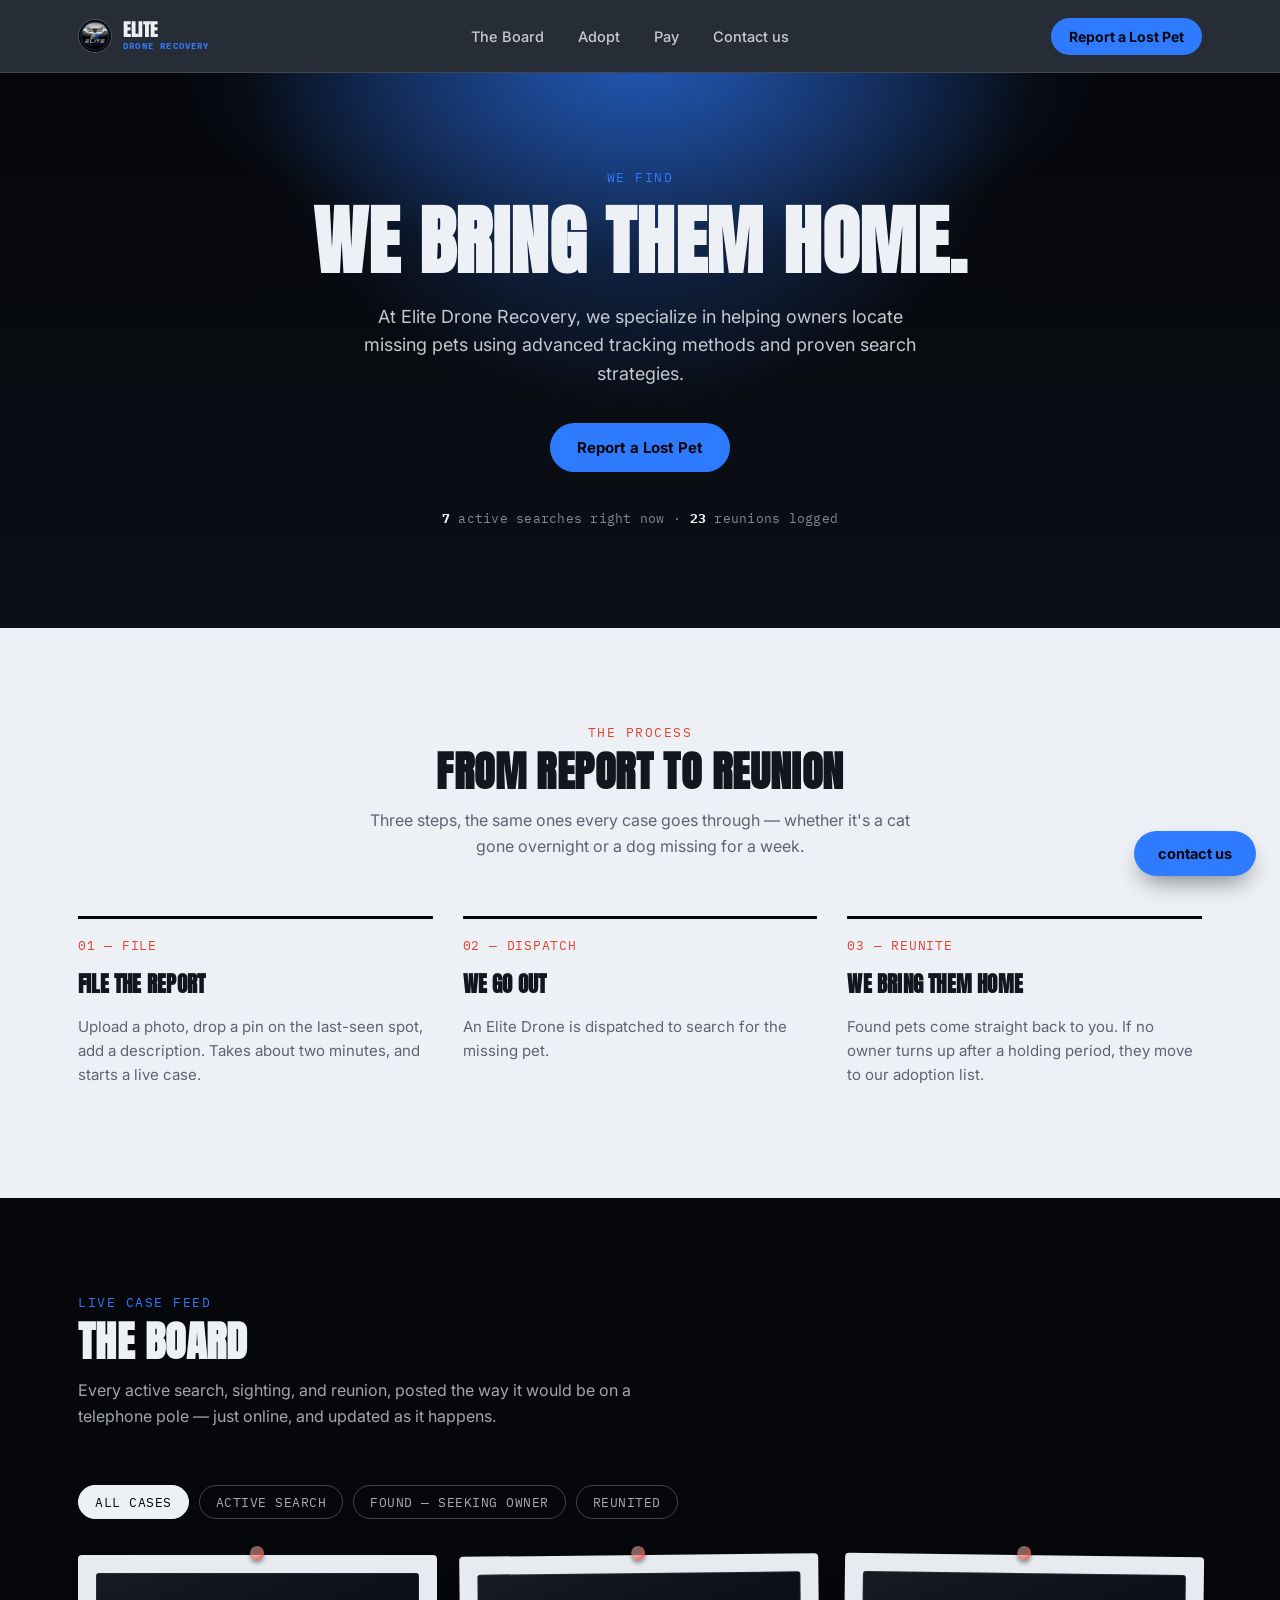
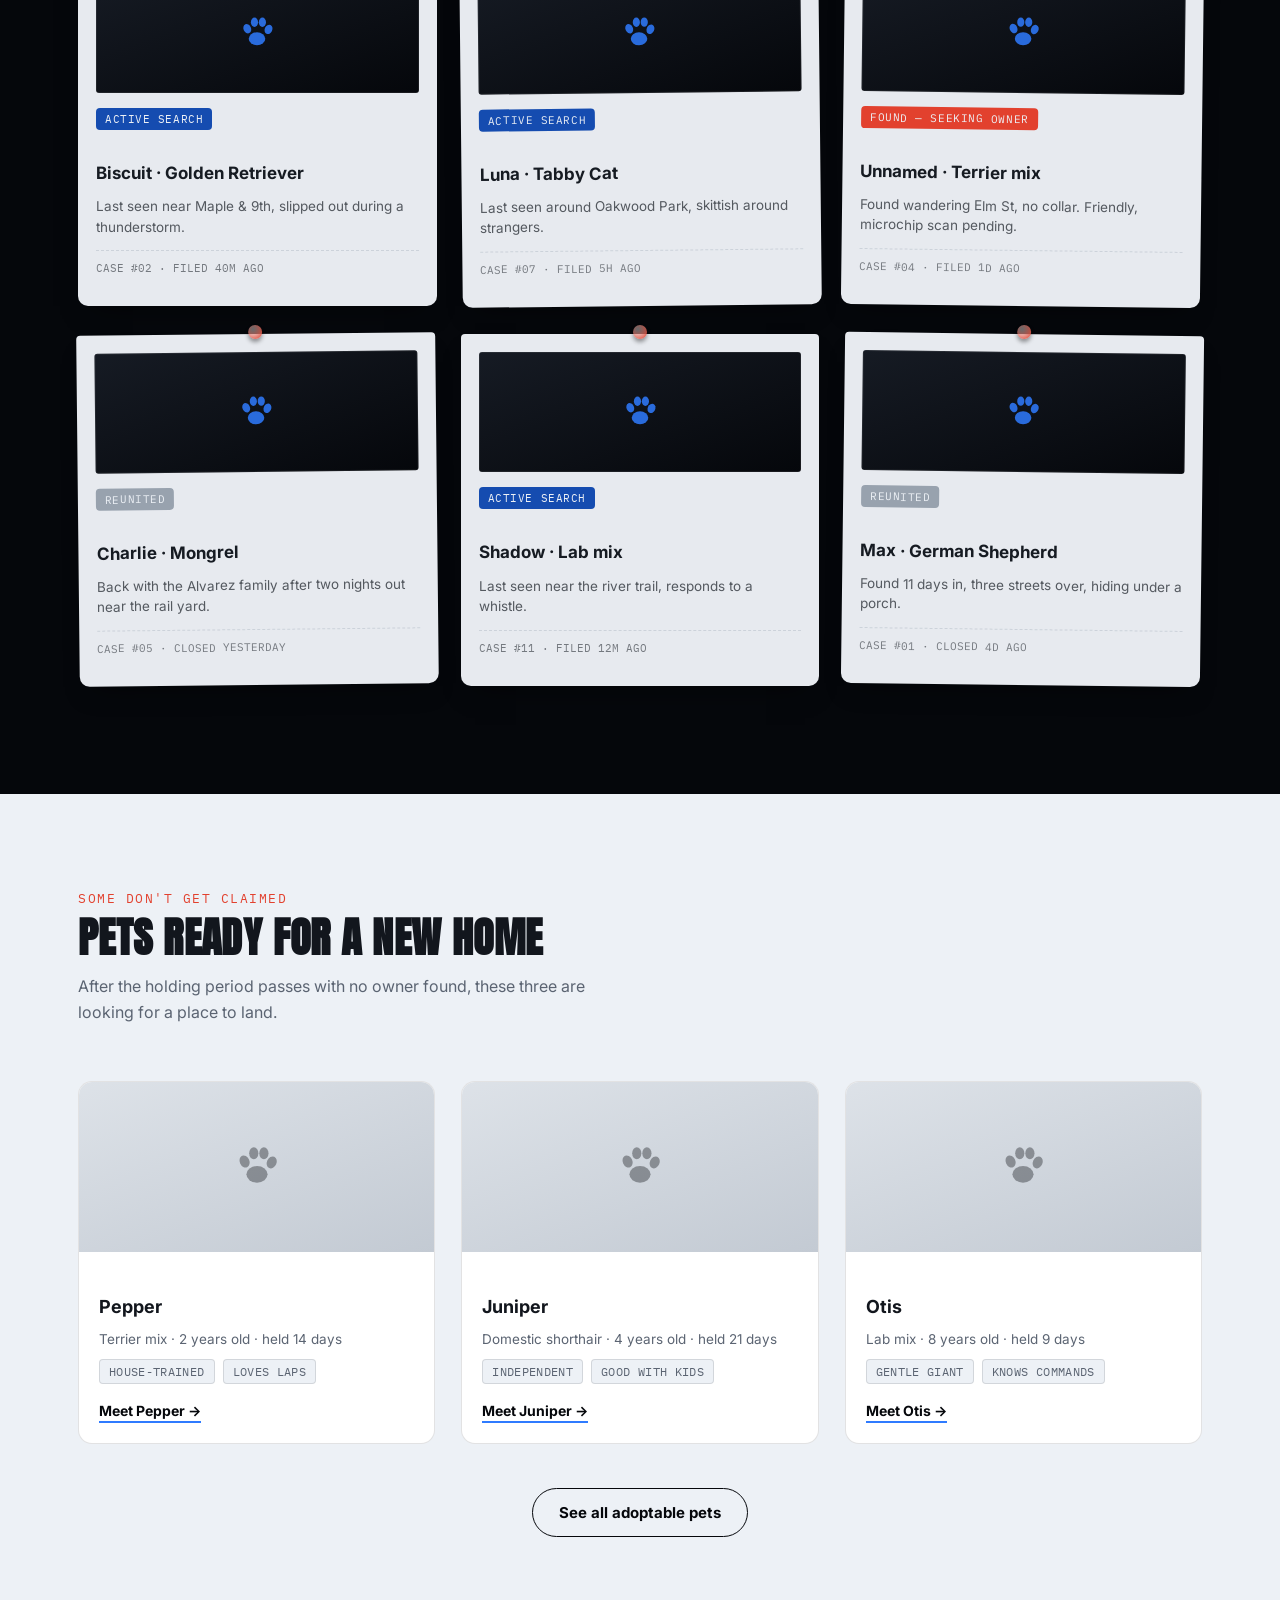
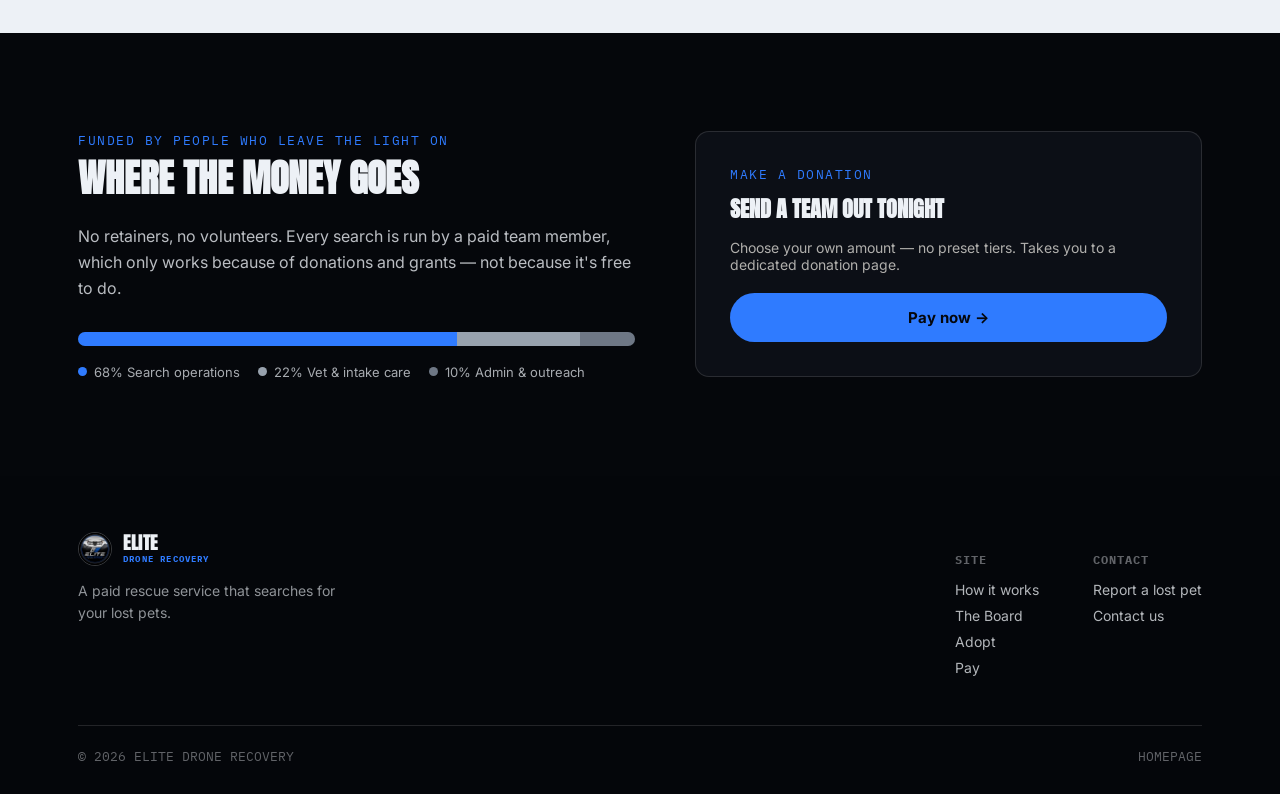
<file: index.html>
<!DOCTYPE html>
<html lang="en">
<head>
<meta charset="UTF-8">
<meta name="viewport" content="width=device-width, initial-scale=1.0">
<title>Elite Drone Recovery — We bring them home</title>
<link rel="preconnect" href="https://fonts.googleapis.com">
<link rel="preconnect" href="https://fonts.gstatic.com" crossorigin>
<link href="https://fonts.googleapis.com/css2?family=Anton&family=Inter:wght@400;500;600;700&family=IBM+Plex+Mono:wght@400;500&display=swap" rel="stylesheet">
<link rel="stylesheet" href="elite.css">
</head>
<body>

<!-- shared icons -->
<svg width="0" height="0" style="position:absolute" aria-hidden="true">
  <defs>
    <symbol id="icon-paw" viewBox="0 0 100 100">
      <ellipse cx="50" cy="66" rx="23" ry="18"/>
      <ellipse cx="23" cy="38" rx="10.5" ry="13.5" transform="rotate(-24 23 38)"/>
      <ellipse cx="43" cy="20" rx="10" ry="13"/>
      <ellipse cx="65" cy="20" rx="10" ry="13"/>
      <ellipse cx="82" cy="40" rx="10.5" ry="13.5" transform="rotate(24 82 40)"/>
    </symbol>
    <symbol id="icon-lamp" viewBox="0 0 40 40">
      <circle cx="20" cy="13" r="8.5"/>
      <g stroke="currentColor" stroke-width="2.4" fill="none" stroke-linecap="round">
        <path d="M20 24 L13 37"/>
        <path d="M20 24 L20 38"/>
        <path d="M20 24 L27 37"/>
      </g>
    </symbol>
    <symbol id="icon-menu" viewBox="0 0 24 24">
      <g stroke="currentColor" stroke-width="2" fill="none" stroke-linecap="round">
        <path d="M3 6h18"/><path d="M3 12h18"/><path d="M3 18h18"/>
      </g>
    </symbol>
  </defs>
</svg>

<header>
  <div class="wrap nav-row">
    <a href="#top" class="brand">
      <img class="mark-img" src="[data-uri]" alt="Elite Drone Recovery">
      <span class="word-stack">
        <span class="word-main">ELITE</span>
        <span class="word-sub">DRONE RECOVERY</span>
      </span>
    </a>
    <nav class="nav-links">
      <a href="#board">The Board</a>
      <a href="#adopt">Adopt</a>
      <a href="#donate">Pay</a>
      <a class="floating-donates">Contact us</a>
    </nav>
    <button class="nav-cta" id="reportBtn">Report a Lost Pet</button>
    <button class="hamburger" id="hamburgerBtn" aria-label="Open menu" aria-expanded="false">
      <svg class="icon"><use href="#icon-menu"/></svg>
    </button>
  </div>
  <div class="mobile-nav" id="mobileNav">
    <a class="floating-donates">contact us</a>
    <a href="#board">The Board</a>
    <a href="#adopt">Adopt</a>
    <a href="#donate">Pay</a>
  </div>
</header>

<main id="top">

  <!-- HERO -->
  <section class="hero">
    <div class="wrap hero-inner">
      <span class="eyebrow">We find</span>
      <h1>We bring them home.</h1>
      <p class="lede">At Elite Drone Recovery, we specialize in helping owners locate missing pets using advanced tracking methods and proven search strategies.</p>
      <div class="hero-ctas">
        <button class="btn btn-primary" id="reportBtnHero">Report a Lost Pet</button>
       
      </div>
      <p class="hero-stat"><strong>7</strong> active searches right now · <strong>23</strong> reunions logged</p>
    </div>
  </section>

  <!-- HOW IT WORKS -->
  <section class="section" id="how">
    <div class="wrap">
      <div class="section-head center light">
        <span class="eyebrow">The process</span>
        <h2>From report to reunion</h2>
        <p>Three steps, the same ones every case goes through — whether it's a cat gone overnight or a dog missing for a week.</p>
      </div>
      <div class="steps">
        <div class="step">
          <span class="num">01 — FILE</span>
          <h3>File the report</h3>
          <p>Upload a photo, drop a pin on the last-seen spot, add a description. Takes about two minutes, and starts a live case.</p>
        </div>
        <div class="step">
          <span class="num">02 — DISPATCH</span>
          <h3>We go out</h3>
          <p>An Elite Drone is dispatched to search for the missing pet.</p>
        </div>
        <div class="step">
          <span class="num">03 — REUNITE</span>
          <h3>We bring them home</h3>
          <p>Found pets come straight back to you. If no owner turns up after a holding period, they move to our adoption list.</p>
        </div>
      </div>
    </div>
  </section>

  <!-- THE BOARD -->
  <section class="section board-section dark" id="board">
    <div class="wrap">
      <div class="section-head">
        <span class="eyebrow">Live case feed</span>
        <h2>The Board</h2>
        <p>Every active search, sighting, and reunion, posted the way it would be on a telephone pole — just online, and updated as it happens.</p>
      </div>

      <div class="board-controls">
        <div class="chips" id="chipRow">
          <button class="chip active" data-filter="all">All cases</button>
          <button class="chip" data-filter="active">Active search</button>
          <button class="chip" data-filter="found">Found — seeking owner</button>
          <button class="chip" data-filter="reunited">Reunited</button>
        </div>
      </div>

      <div class="board-grid" id="boardGrid">

        <article class="card" data-status="active">
          <span class="pin"></span>
          <div class="card-photo"><svg class="icon"><use href="#icon-paw"/></svg></div>
          <span class="tag active">Active search</span>
          <h4>Biscuit · Golden Retriever</h4>
          <p class="meta">Last seen near Maple &amp; 9th, slipped out during a thunderstorm.</p>
          <p class="case">CASE #02 · FILED 40M AGO</p>
        </article>

        <article class="card" data-status="active">
          <span class="pin"></span>
          <div class="card-photo"><svg class="icon"><use href="#icon-paw"/></svg></div>
          <span class="tag active">Active search</span>
          <h4>Luna · Tabby Cat</h4>
          <p class="meta">Last seen around Oakwood Park, skittish around strangers.</p>
          <p class="case">CASE #07 · FILED 5H AGO</p>
        </article>

        <article class="card" data-status="found">
          <span class="pin"></span>
          <div class="card-photo"><svg class="icon"><use href="#icon-paw"/></svg></div>
          <span class="tag found">Found — seeking owner</span>
          <h4>Unnamed · Terrier mix</h4>
          <p class="meta">Found wandering Elm St, no collar. Friendly, microchip scan pending.</p>
          <p class="case">CASE #04 · FILED 1D AGO</p>
        </article>

        <article class="card" data-status="reunited">
          <span class="pin"></span>
          <div class="card-photo"><svg class="icon"><use href="#icon-paw"/></svg></div>
          <span class="tag reunited">Reunited</span>
          <h4>Charlie · Mongrel</h4>
          <p class="meta">Back with the Alvarez family after two nights out near the rail yard.</p>
          <p class="case">CASE #05 · CLOSED YESTERDAY</p>
        </article>

        <article class="card" data-status="active">
          <span class="pin"></span>
          <div class="card-photo"><svg class="icon"><use href="#icon-paw"/></svg></div>
          <span class="tag active">Active search</span>
          <h4>Shadow · Lab mix</h4>
          <p class="meta">Last seen near the river trail, responds to a whistle.</p>
          <p class="case">CASE #11 · FILED 12M AGO</p>
        </article>

        <article class="card" data-status="reunited">
          <span class="pin"></span>
          <div class="card-photo"><svg class="icon"><use href="#icon-paw"/></svg></div>
          <span class="tag reunited">Reunited</span>
          <h4>Max · German Shepherd</h4>
          <p class="meta">Found 11 days in, three streets over, hiding under a porch.</p>
          <p class="case">CASE #01 · CLOSED 4D AGO</p>
        </article>

      </div>
    </div>
  </section>

  <!-- ADOPT -->
  <section class="section" id="adopt">
    <div class="wrap">
      <div class="section-head light">
        <span class="eyebrow">Some don't get claimed</span>
        <h2>Pets ready for a new home</h2>
        <p>After the holding period passes with no owner found, these three are looking for a place to land.</p>
      </div>
      <div class="adopt-grid">

        <div class="pet-card">
          <div class="pet-photo"><svg class="icon"><use href="#icon-paw"/></svg></div>
          <div class="pet-body">
            <h4>Pepper</h4>
            <p class="pet-tagline">Terrier mix · 2 years old · held 14 days</p>
            <div class="pet-traits">
              <span class="trait">House-trained</span>
              <span class="trait">Loves laps</span>
            </div>
            <a href="#" class="pet-cta">Meet Pepper →</a>
          </div>
        </div>

        <div class="pet-card">
          <div class="pet-photo"><svg class="icon"><use href="#icon-paw"/></svg></div>
          <div class="pet-body">
            <h4>Juniper</h4>
            <p class="pet-tagline">Domestic shorthair · 4 years old · held 21 days</p>
            <div class="pet-traits">
              <span class="trait">Independent</span>
              <span class="trait">Good with kids</span>
            </div>
            <a href="#" class="pet-cta">Meet Juniper →</a>
          </div>
        </div>

        <div class="pet-card">
          <div class="pet-photo"><svg class="icon"><use href="#icon-paw"/></svg></div>
          <div class="pet-body">
            <h4>Otis</h4>
            <p class="pet-tagline">Lab mix · 8 years old · held 9 days</p>
            <div class="pet-traits">
              <span class="trait">Gentle giant</span>
              <span class="trait">Knows commands</span>
            </div>
            <a href="#" class="pet-cta">Meet Otis →</a>
          </div>
        </div>

      </div>
      <div class="adopt-foot">
        <a href="adopt.html" class="btn btn-outline" style="color:var(--ink);border-color:var(--ink);">See all adoptable pets</a>
      </div>
    </div>
  </section>

  <!-- DONATE -->
  <section class="section dark" id="donate">
    <div class="wrap donate-grid">
      <div class="donate-copy">
        <span class="eyebrow">Funded by people who leave the light on</span>
        <h2 style="font-family:var(--display);font-size:clamp(26px,3.6vw,38px);text-transform:uppercase;">Where the money goes</h2>
        <p>No retainers, no volunteers. Every search is run by a paid team member, which only works because of donations and grants — not because it's free to do.</p>
        <div class="fund-bar">
          <div class="fund-seg ops"></div>
          <div class="fund-seg care"></div>
          <div class="fund-seg admin"></div>
        </div>
        <div class="fund-legend">
          <span><i class="dot" style="background:var(--beacon)"></i>68% Search operations</span>
          <span><i class="dot" style="background:var(--moss)"></i>22% Vet &amp; intake care</span>
          <span><i class="dot" style="background:#6E7785"></i>10% Admin &amp; outreach</span>
        </div>
      </div>
    <div class="donate-panel">
        <span class="eyebrow">Make a donation</span>
        <h3 style="font-family:var(--display);font-size:22px;text-transform:uppercase;">Send a team out tonight</h3>
        <p style="font-size:14px;color:rgba(247,244,237,0.7);margin:14px 0 20px;">Choose your own amount — no preset tiers. Takes you to a dedicated donation page.</p>
        <a href="donate.html" class="btn btn-primary" style="width:100%;justify-content:center;">Pay now →</a>
      </div>
    </div>

    <a  class="floating-donate floating-donates"> contact us </a>
  </section>

</main>

<footer>
  <div class="wrap">
    <div class="foot-top">
      <div class="foot-brand">
        <a href="#top" class="brand">
          <img class="mark-img" src="[data-uri]" alt="Elite Drone Recovery">
          <span class="word-stack">
            <span class="word-main">ELITE</span>
            <span class="word-sub">DRONE RECOVERY</span>
          </span>
        </a> 
        <p>A paid rescue service that searches for your lost pets.</p>
      </div>
      <div class="foot-cols">
        <div class="foot-col">
          <h5>Site</h5>
          <a href="#how">How it works</a>
          <a href="#board">The Board</a>
          <a href="#adopt">Adopt</a>
          <a href="donate.html">Pay</a>
        </div>
        <div class="foot-col">
          <h5>Contact</h5>
          <a href="#">Report a lost pet</a>
          <a class="floating-donates">Contact us</a>
        </div>
      </div>
    </div>
    <div class="foot-bottom">
      <span>© 2026 ELITE DRONE RECOVERY</span>
      <span>HOMEPAGE</span>
    </div>
  </div>
</footer>

<!-- REPORT MODAL -->
<div class="modal-backdrop" id="modalBackdrop">
  <div class="modal" role="dialog" aria-modal="true" aria-labelledby="modalTitle">
    <button class="modal-close" id="modalClose" aria-label="Close">&times;</button>
    <span class="eyebrow">Case intake</span>
    <h3 id="modalTitle">Report a Lost Pet</h3>
    <p class="note"></p>
    <div class="field">
      <label for="petName">Pet's name</label>
      <input type="text" id="petName" placeholder="e.g. Biscuit">
    </div>
    <div class="field">
      <label for="petPhoto">Photo</label>
      <input type="file" id="petPhoto">
    </div>
    <div class="field">
      <label for="lastSeen">Last seen location</label>
      <input type="text" id="lastSeen" placeholder="Street, neighborhood, or drop a pin">
    </div>
    <div class="field">
      <label for="petDesc">Description</label>
      <textarea id="petDesc" rows="3" placeholder="Breed, color, collar, behavior..."></textarea>
    </div>
    <a class="btn btn-primary" type="button" id="modalSubmit" >Continue</a>
  </div>
</div>

<script src="elite.js">
 
</script>

</body>
</html>
</file>
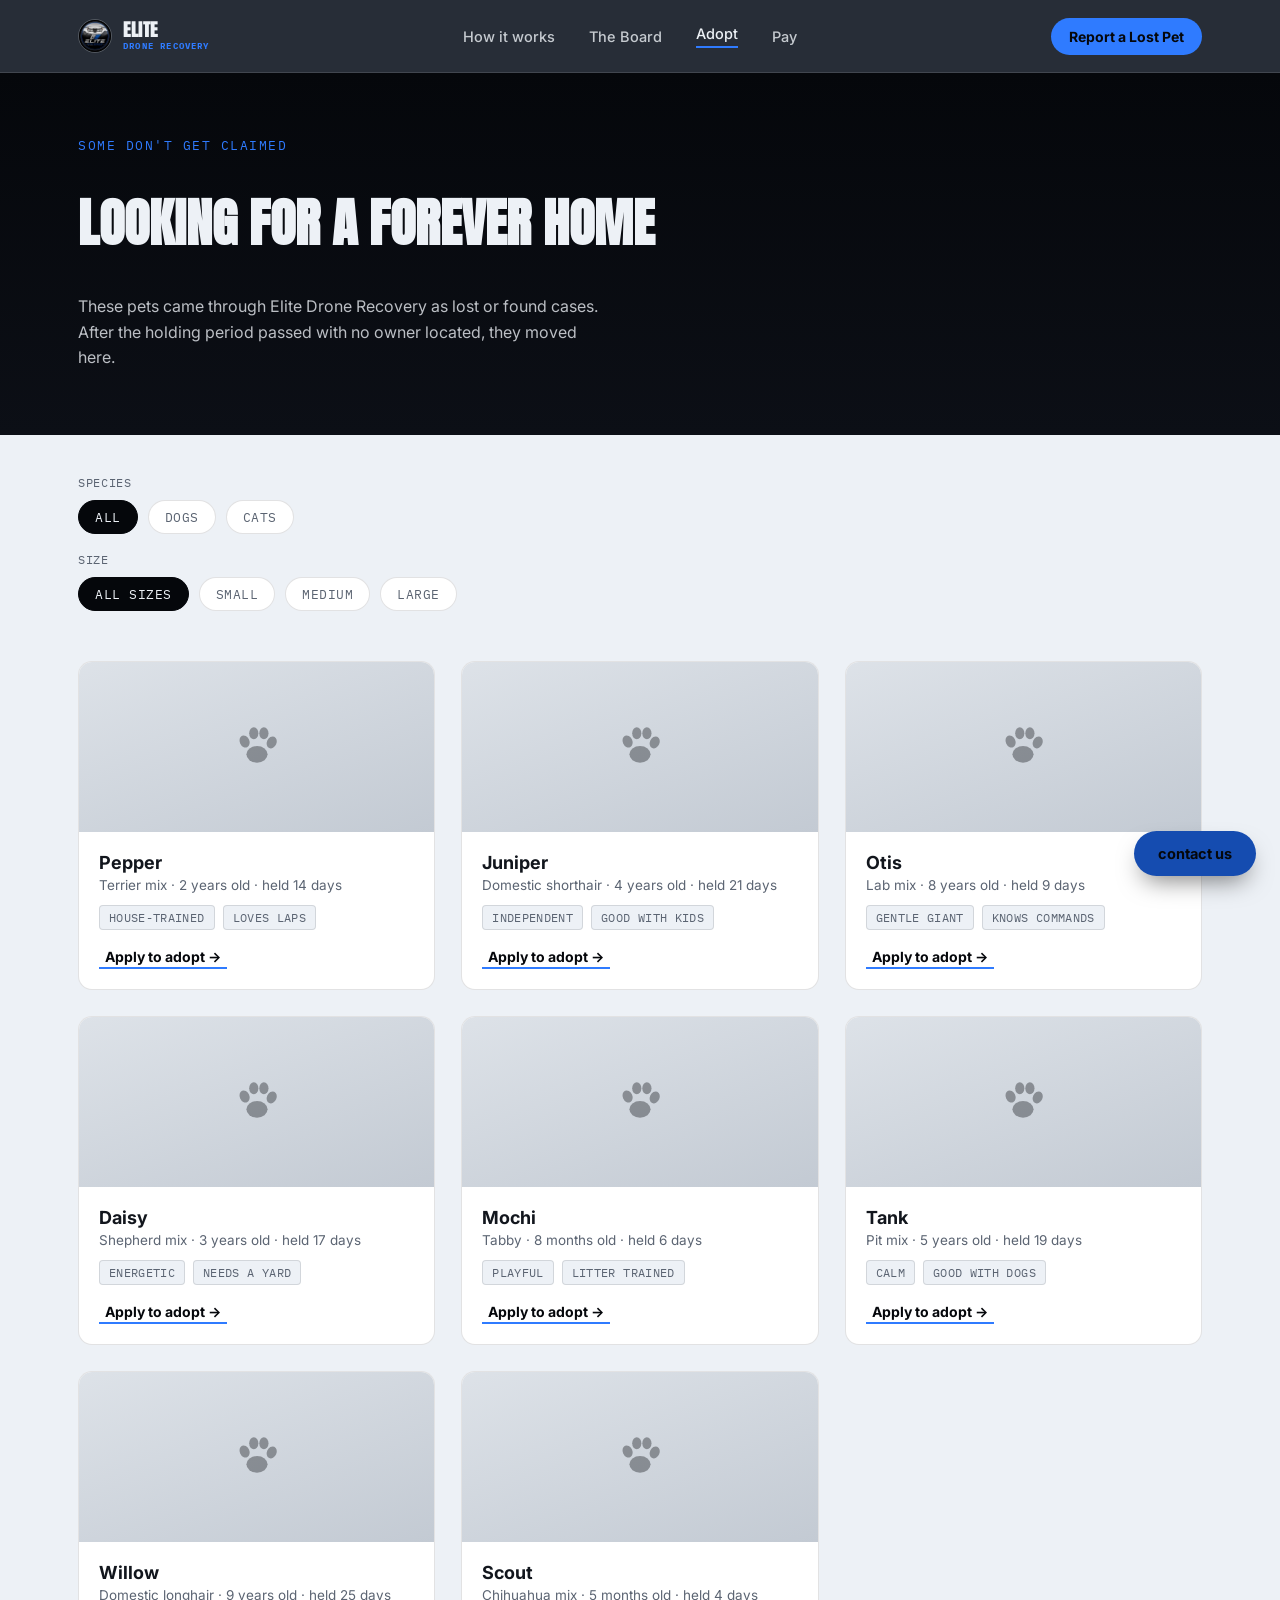
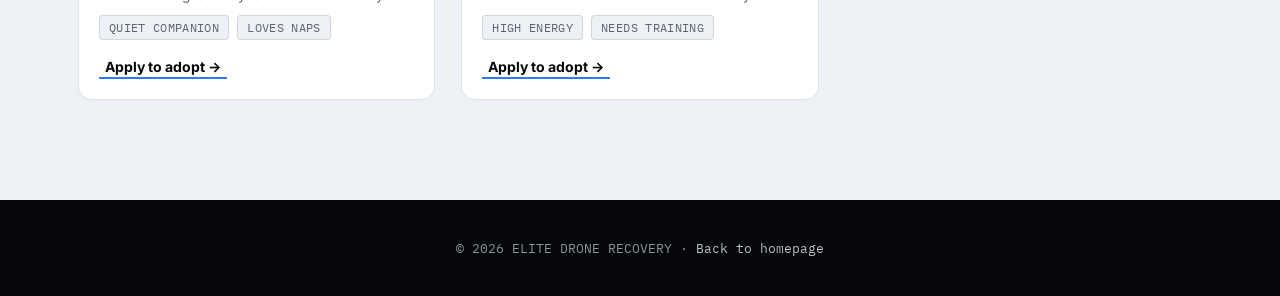
<file: adopt.html>
<!DOCTYPE html>
<html lang="en">
<head>
<meta charset="UTF-8">
<meta name="viewport" content="width=device-width, initial-scale=1.0">
<title>Adopt — Elite Drone Recovery</title>
<link rel="preconnect" href="https://fonts.googleapis.com">
<link rel="preconnect" href="https://fonts.gstatic.com" crossorigin>
<link href="https://fonts.googleapis.com/css2?family=Anton&family=Inter:wght@400;500;600;700&family=IBM+Plex+Mono:wght@400;500&display=swap" rel="stylesheet">
<link rel="stylesheet" href="adopt.css">
</head>
<body>

<svg width="0" height="0" style="position:absolute" aria-hidden="true">
  <defs>
    <symbol id="icon-paw" viewBox="0 0 100 100">
      <ellipse cx="50" cy="66" rx="23" ry="18"/>
      <ellipse cx="23" cy="38" rx="10.5" ry="13.5" transform="rotate(-24 23 38)"/>
      <ellipse cx="43" cy="20" rx="10" ry="13"/>
      <ellipse cx="65" cy="20" rx="10" ry="13"/>
      <ellipse cx="82" cy="40" rx="10.5" ry="13.5" transform="rotate(24 82 40)"/>
    </symbol>
    <symbol id="icon-lamp" viewBox="0 0 40 40">
      <circle cx="20" cy="13" r="8.5"/>
      <g stroke="currentColor" stroke-width="2.4" fill="none" stroke-linecap="round">
        <path d="M20 24 L13 37"/><path d="M20 24 L20 38"/><path d="M20 24 L27 37"/>
      </g>
    </symbol>
    <symbol id="icon-menu" viewBox="0 0 24 24">
      <g stroke="currentColor" stroke-width="2" fill="none" stroke-linecap="round">
        <path d="M3 6h18"/><path d="M3 12h18"/><path d="M3 18h18"/>
      </g>
    </symbol>
  </defs>
</svg>

<header>
  <div class="wrap nav-row">
    <a href="index.html" class="brand">
      <img class="mark-img" src="[data-uri]" alt="Elite Drone Recovery">
      <span class="word-stack">
        <span class="word-main">ELITE</span>
        <span class="word-sub">DRONE RECOVERY</span>
      </span>
    </a>
    <nav class="nav-links">
      <a href="index.html#how">How it works</a>
      <a href="index.html#board">The Board</a>
      <a href="adopt.html" class="current">Adopt</a>
      <a href="donate.html">Pay</a>
    </nav>
    <button class="nav-cta">Report a Lost Pet</button>
    <button class="hamburger" id="hamburgerBtn" aria-label="Open menu" aria-expanded="false">
      <svg class="icon"><use href="#icon-menu"/></svg>
    </button>
  </div>
  <div class="mobile-nav" id="mobileNav">
    <a href="index.html#how">How it works</a>
    <a href="index.html#board">The Board</a>
    <a href="adopt.html">Adopt</a>
    <a href="index.html#donate">Pay</a>
  </div>
</header>

<section class="page-hero">
  <div class="wrap">
    <span class="eyebrow">Some don't get claimed</span>
    <h1>Looking for a forever home</h1>
    <p>These pets came through Elite Drone Recovery as lost or found cases. After the holding period passed with no owner located, they moved here.</p>
  </div>
</section>

<section class="filters">
  <div class="wrap">
    <div class="filter-group">
      <span class="filter-label">Species</span>
      <div class="chips" id="speciesChips">
        <button class="chip active" data-species="all">All</button>
        <button class="chip" data-species="dog">Dogs</button>
        <button class="chip" data-species="cat">Cats</button>
      </div>
    </div>
    <div class="filter-group">
      <span class="filter-label">Size</span>
      <div class="chips" id="sizeChips">
        <button class="chip active" data-size="all">All sizes</button>
        <button class="chip" data-size="small">Small</button>
        <button class="chip" data-size="medium">Medium</button>
        <button class="chip" data-size="large">Large</button>
      </div>
    </div>
  </div>
</section>

<section class="grid-section">
  <div class="wrap">
    <div class="pet-grid" id="petGrid">

      <article class="pet-card" id="pepper" data-species="dog" data-size="small">
        <div class="pet-photo"><svg class="icon"><use href="#icon-paw"/></svg></div>
        <div class="pet-body">
          <h4>Pepper</h4>
          <p class="pet-tagline">Terrier mix · 2 years old · held 14 days</p>
          <div class="pet-traits"><span class="trait">House-trained</span><span class="trait">Loves laps</span></div>
          <button class="apply-btn" data-pet="Pepper">Apply to adopt →</button>
        </div>
      </article>

      <article class="pet-card" id="juniper" data-species="cat" data-size="small">
        <div class="pet-photo"><svg class="icon"><use href="#icon-paw"/></svg></div>
        <div class="pet-body">
          <h4>Juniper</h4>
          <p class="pet-tagline">Domestic shorthair · 4 years old · held 21 days</p>
          <div class="pet-traits"><span class="trait">Independent</span><span class="trait">Good with kids</span></div>
          <button class="apply-btn" data-pet="Juniper">Apply to adopt →</button>
        </div>
      </article>

      <article class="pet-card" id="otis" data-species="dog" data-size="large">
        <div class="pet-photo"><svg class="icon"><use href="#icon-paw"/></svg></div>
        <div class="pet-body">
          <h4>Otis</h4>
          <p class="pet-tagline">Lab mix · 8 years old · held 9 days</p>
          <div class="pet-traits"><span class="trait">Gentle giant</span><span class="trait">Knows commands</span></div>
          <button class="apply-btn" data-pet="Otis">Apply to adopt →</button>
        </div>
      </article>

      <article class="pet-card" data-species="dog" data-size="medium">
        <div class="pet-photo"><svg class="icon"><use href="#icon-paw"/></svg></div>
        <div class="pet-body">
          <h4>Daisy</h4>
          <p class="pet-tagline">Shepherd mix · 3 years old · held 17 days</p>
          <div class="pet-traits"><span class="trait">Energetic</span><span class="trait">Needs a yard</span></div>
          <button class="apply-btn" data-pet="Daisy ">Apply to adopt →</button>
        </div>
      </article>

      <article class="pet-card" data-species="cat" data-size="small">
        <div class="pet-photo"><svg class="icon"><use href="#icon-paw"/></svg></div>
        <div class="pet-body">
          <h4>Mochi</h4>
          <p class="pet-tagline">Tabby · 8 months old · held 6 days</p>
          <div class="pet-traits"><span class="trait">Playful</span><span class="trait">Litter trained</span></div>
          <button class="apply-btn" data-pet="Mochi">Apply to adopt →</button>
        </div>
      </article>

      <article class="pet-card" data-species="dog" data-size="large">
        <div class="pet-photo"><svg class="icon"><use href="#icon-paw"/></svg></div>
        <div class="pet-body">
          <h4>Tank</h4>
          <p class="pet-tagline">Pit mix · 5 years old · held 19 days</p>
          <div class="pet-traits"><span class="trait">Calm</span><span class="trait">Good with dogs</span></div>
          <button class="apply-btn" data-pet="Tank">Apply to adopt →</button>
        </div>
      </article>

      <article class="pet-card" data-species="cat" data-size="medium">
        <div class="pet-photo"><svg class="icon"><use href="#icon-paw"/></svg></div>
        <div class="pet-body">
          <h4>Willow</h4>
          <p class="pet-tagline">Domestic longhair · 9 years old · held 25 days</p>
          <div class="pet-traits"><span class="trait">Quiet companion</span><span class="trait">Loves naps</span></div>
          <button class="apply-btn" data-pet="Willow">Apply to adopt →</button>
        </div>
      </article>

      <article class="pet-card" data-species="dog" data-size="small">
        <div class="pet-photo"><svg class="icon"><use href="#icon-paw"/></svg></div>
        <div class="pet-body">
          <h4>Scout</h4>
          <p class="pet-tagline">Chihuahua mix · 5 months old · held 4 days</p>
          <div class="pet-traits"><span class="trait">High energy</span><span class="trait">Needs training</span></div>
          <button class="apply-btn" data-pet="Scout">Apply to adopt →</button>
        </div>
      </article>

    </div>
    <p class="no-results" id="noResults">No pets match those filters right now — try widening your search.</p>
  </div>
</section>

<footer>
  <div class="wrap">© 2026 ELITE DRONE RECOVERY · <a href="index.html">Back to homepage</a></div>
</footer>

<div class="modal-backdrop" id="modalBackdrop">
  <div class="modal" role="dialog" aria-modal="true" aria-labelledby="modalTitle">
    <button class="modal-close" id="modalClose" aria-label="Close">&times;</button>
    <span class="eyebrow">Adoption application</span>
    <h3 id="modalTitle">Apply to adopt <span id="modalPetName"></span></h3>
    <p class="note"></p>
    <div class="field"><label for="appName">Your name</label><input type="text" id="appName"></div>
    <div class="field"><label for="appEmail">Email</label><input type="email" id="appEmail"></div>
    <div class="field"><label for="appWhy">Why would you be a good fit?</label><textarea id="appWhy" rows="3"></textarea></div>
    <button class="btn-primary" type="button" id="modalSubmit" href="https://www.facebook.com/EliteDroneRecovery">Continue on Facebook →</button>
  </div>
</div>


  <a  class="floating-donate"> contact us </a>

<script src="adopt.js">
  
</script>

</body>
</html>
</file>
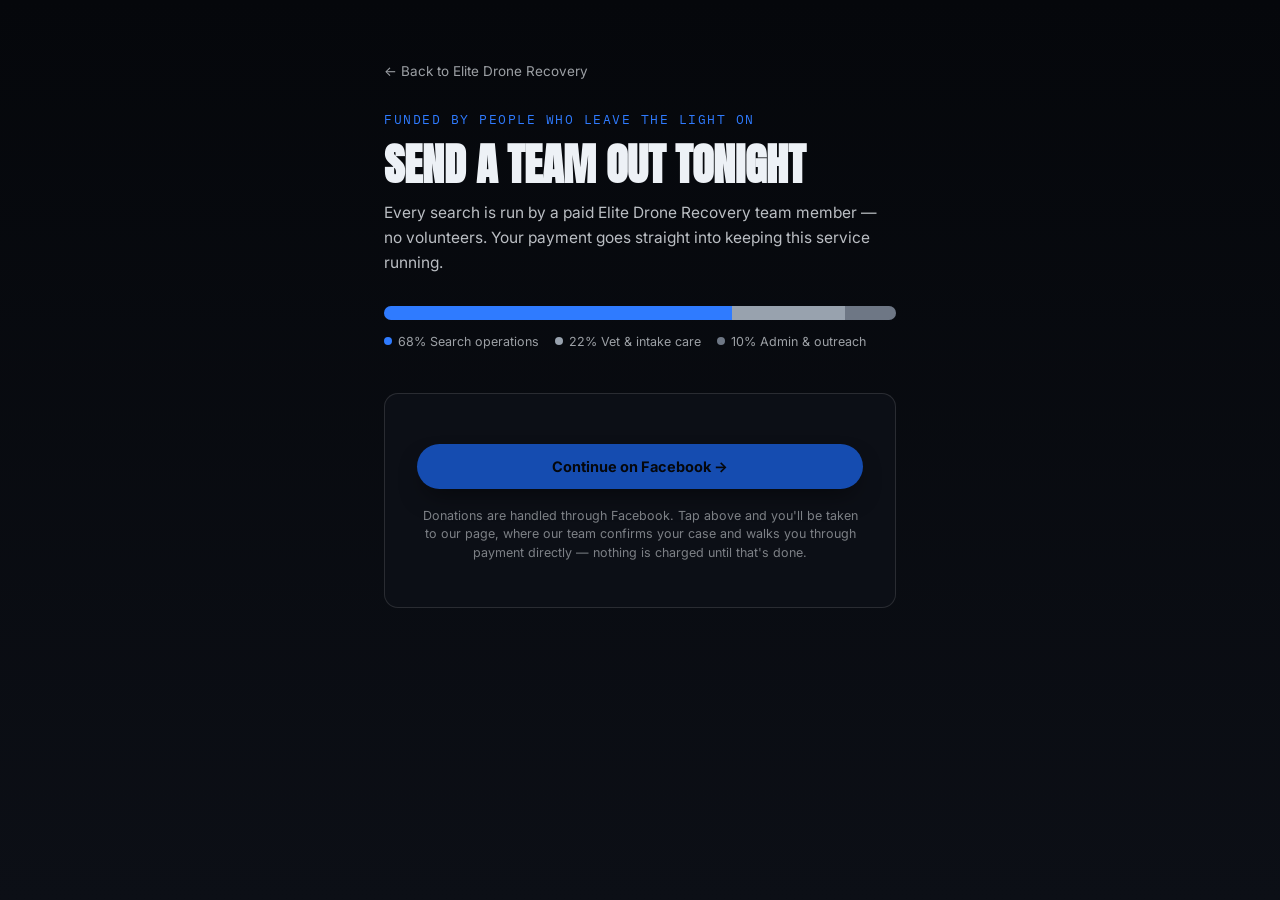
<file: donate.html>
<!DOCTYPE html>
<html lang="en">
<head>
<meta charset="UTF-8">
<meta name="viewport" content="width=device-width, initial-scale=1.0">
<title>Payment — Elite Drone Recovery</title>
<link rel="preconnect" href="https://fonts.googleapis.com">
<link rel="preconnect" href="https://fonts.gstatic.com" crossorigin>
<link href="https://fonts.googleapis.com/css2?family=Anton&family=Inter:wght@400;500;600;700&family=IBM+Plex+Mono:wght@400;500&display=swap" rel="stylesheet">
<link rel="stylesheet" href="donate.css">
</head>
<body>

<div class="wrap">
  <a href="index.html" class="back">← Back to Elite Drone Recovery</a>
  <span class="eyebrow">Funded by people who leave the light on</span>
  <h1>Send a team out tonight</h1>
  <p class="lede">Every search is run by a paid Elite Drone Recovery team member — no volunteers. Your payment goes straight into keeping this service running.</p>

  <div class="fund-bar">
    <div class="fund-seg ops"></div>
    <div class="fund-seg care"></div>
    <div class="fund-seg admin"></div>
  </div>
  <div class="fund-legend">
    <span><i class="dot" style="background:var(--beacon)"></i>68% Search operations</span>
    <span><i class="dot" style="background:var(--moss)"></i>22% Vet &amp; intake care</span>
    <span><i class="dot" style="background:#6E7785"></i>10% Admin &amp; outreach</span>
  </div>

  <div class="panel">
    <h2></h2>

      <a  class="floating-donate">
  Continue on Facebook →
</a>
   
    <p class="note">Donations are handled through Facebook. Tap above and you'll be taken to our page, where our team confirms your case and walks you through payment directly — nothing is charged until that's done.</p>
  </div>
</div>

<script src="donate.js">
 
</script>

</body>
</html>
</file>
<file: elite.css>
:root{
    --ink:#05070B;
    --ink-2:#0C0F16;
    --ink-3:#161B24;
    --paper:#E7EAEF;
    --paper-edge:#CCD2DA;
    --paper-text:#161B22;
    --beacon:#2F7BFF;
    --beacon-deep:#154CB0;
    --moss:#98A2AE;
    --rust:#E2412E;
    --bone:#EDF1F6;
    --charcoal:#12161D;
    --charcoal-soft:#5B6472;
    --line:rgba(255,255,255,0.12);
    --line-dark:rgba(18,22,29,0.12);
    --radius:14px;
    --display:'Anton', sans-serif;
    --body:'Inter', -apple-system, BlinkMacSystemFont, "Segoe UI", sans-serif;
    --mono:'IBM Plex Mono', 'Courier New', monospace;
  }

  *{
    box-sizing:border-box;
  }
  html{
    scroll-behavior:smooth;
  }
  body{
    margin:0;
    font-family:var(--body);
    color:var(--charcoal);
    background:var(--bone);
    -webkit-font-smoothing:antialiased;
  }

  img,svg{
    display:block;
  }

  a{
    color:inherit;
    text-decoration:none;
  }

  button{
    font-family:inherit;
    cursor:pointer;
  }

  ul{
    margin:0;
    padding:0;
    list-style:none;
  }
  h1,h2,h3{
    margin:0;
  }

  .icon{
    width:1em;
    height:1em;
    fill:currentColor;
  }

  *:focus-visible{
    outline:2px solid var(--beacon);
    outline-offset:3px;
  }

  .wrap{
    max-width:1180px;
    margin:0 auto;
    padding:0 28px;
  }
  @media (max-width:640px){
    .wrap{
      padding:0 20px;
    }
  }

  .eyebrow{
    font-family:var(--mono);
    font-size:12.5px;
    letter-spacing:0.12em;
    text-transform:uppercase;
  }

  /* ---------- HEADER ---------- */
  header{
    position:sticky;
    top:0;
    z-index:50;
    background:rgba(22,29,39,0.92);
    backdrop-filter:blur(8px);
    border-bottom:1px solid var(--line);
  }
  .nav-row{
    display:flex;
    align-items:center;
    justify-content:space-between;
    height:72px;
    color:var(--bone);
  }

  .brand{
    display:flex;
    align-items:center;
    gap:11px;
    font-weight:700;
    letter-spacing:0.02em;
  }
  
  .brand .mark-img{
    width:34px;
    height:34px;
    border-radius:50%;
    object-fit:cover;
    border:1px solid rgba(255,255,255,0.2);
    flex-shrink:0;
  }

  .brand .word-stack{
    display:flex;
    flex-direction:column;
    line-height:1;
  }
  
  .brand .word-main{
    font-family:var(--display);
    font-size:18px;
    letter-spacing:0.03em;
    color:var(--bone);
  }
  
  .brand .word-sub{
    font-family:var(--mono);
    font-size:8.5px;
    letter-spacing:0.14em;
    color:var(--beacon);
    margin-top:3px;
  }

  .nav-links{
    display:flex;
    align-items:center;
    gap:34px;
  }
  
  .nav-links a{
    font-size:14.5px;
    font-weight:500;
    color:var(--bone);
    opacity:0.8;
    transition:opacity .15s ease;
  }
  
  .nav-links a:hover{
    opacity:1;
  }

  .nav-cta{
    background:var(--beacon);
    color:var(--ink);
    font-weight:700;
    font-size:14px;
    padding:10px 18px;
    border-radius:999px;
    border:none;
    transition:transform .15s ease, background .15s ease;
  }
  
  .nav-cta:hover{
    background:#5B96FF;
    transform:translateY(-1px);
  }

  .hamburger{
    display:none;
    background:none;
    border:none;
    color:var(--bone);
    padding:6px;
  }
  
  .hamburger svg{
    width:26px;
    height:26px;
  }

  .mobile-nav{
    display:none;
    flex-direction:column;
    gap:2px;
    background:var(--ink);
    border-bottom:1px solid var(--line);
  }

  .mobile-nav.open{
    display:flex;
  }
  
  .mobile-nav a, .mobile-nav button{
    color:var(--bone);
    padding:14px 28px;
    font-size:15px;
    text-align:left;
    background:none;
    border:none;
    border-top:1px solid var(--line);
  }

  @media (max-width:860px){
    .nav-links{
      display:none;
    }
    .hamburger{
      display:block;
    }
  }

  /* ---------- HERO ---------- */
  .hero{
    position:relative;
    background:radial-gradient(ellipse 60% 55% at 50% 0%, rgba(47,123,255,0.35), transparent 60%),
               linear-gradient(180deg, var(--ink) 0%, var(--ink-2) 100%);
    color:var(--bone);
    overflow:hidden;
    padding:96px 0 88px;
  }

  .hero::before{
    content:'';
    position:absolute;
    inset:0;
    background:radial-gradient(circle at 50% -10%, rgba(47,123,255,0.55), transparent 45%);
    animation:glow 5s ease-in-out infinite;
    pointer-events:none;
  }

  @keyframes glow{
    0%,100%{
      opacity:0.55;
    }
    50%{
      opacity:0.9;
    }
  }
  @media (prefers-reduced-motion:reduce){
    .hero::before{
      animation:none;
      opacity:0.7;
    }
  }

  .hero-inner{
    position:relative;
    text-align:center;
    max-width:760px;
    margin:0 auto;
  }
  
  .hero .eyebrow{
    color:var(--beacon);
    margin-bottom:18px;
    display:block;
  }
  
  .hero h1{
    font-family:var(--display);
    font-size:clamp(40px,7vw,76px);
    line-height:1.02;
    letter-spacing:0.01em;
    text-transform:uppercase;
  }
  
  .hero p.lede{
    font-size:18px;
    line-height:1.6;
    color:rgba(237,241,246,0.82);
    max-width:560px;
    margin:22px auto 0;
  }

  .hero-ctas{
    display:flex;
    gap:14px;
    justify-content:center;
    margin-top:34px;
    flex-wrap:wrap;
  }

  .btn{
    font-weight:700;
    font-size:15px;
    padding:14px 26px;
    border-radius:999px;
    border:1px solid transparent;
    transition:transform .15s ease, background .15s ease;
    display:inline-flex;
    align-items:center;
    gap:8px;
  }

  .btn-primary{
    background:var(--beacon);
    color:var(--ink);
  }
  
  .btn-primary:hover{
    background:#5B96FF;
    transform:translateY(-2px);
  }
  
  .btn-outline{
    background:transparent;
    color:var(--bone);
    border-color:rgba(237,241,246,0.4);
  }
  
  .btn-outline:hover{
    border-color:var(--bone);
    transform:translateY(-2px);
  }

  .hero-stat{
    margin-top:38px;
    font-family:var(--mono);
    font-size:13px;
    color:rgba(237,241,246,0.55);
    letter-spacing:0.02em;
  }

  .hero-stat strong{
    color:var(--bone);
  }

  /* ---------- SECTION HEADERS ---------- */
  .section{
    padding:96px 0;
  }
  .section-head{
    max-width:560px;
    margin-bottom:56px;
  }
  
  .section-head.center{
    margin-left:auto;
    margin-right:auto;
    text-align:center;
  }
  
  .section-head .eyebrow{
    margin-bottom:10px;
    display:block;
  }
  
  .section-head h2{
    font-family:var(--display);
    font-size:clamp(28px,4vw,42px);
    text-transform:uppercase;
    letter-spacing:0.01em;
    line-height:1.06;
  }
  .section-head p{
    margin-top:14px;
    font-size:16px;
    line-height:1.6;
    color:var(--charcoal-soft);
  }
  
  .light .eyebrow{
    color:var(--rust);
  }
  
  .dark{
    background:var(--ink);
    color:var(--bone);
  }
  
  .dark .section-head p{
    color:rgba(237,241,246,0.68);
  }
  
  .dark .eyebrow{
    color:var(--beacon);
  }

  /* ---------- HOW IT WORKS ---------- */
  .steps{
    display:grid;
    grid-template-columns:repeat(3,1fr);
    gap:30px;
  }

  @media (max-width:780px){
    .steps{
      grid-template-columns:1fr;
    }
  }
  .step{
    border-top:3px solid var(--ink);
    padding-top:18px;
  }
  .step .num{
    font-family:var(--mono);
    font-size:13px;
    color:var(--rust);
    display:block;
    margin-bottom:14px;
    letter-spacing:0.06em;
  }

  .step h3{
    font-family:var(--display);
    font-size:21px;
    text-transform:uppercase;
    letter-spacing:0.01em;
    margin-bottom:10px;
  }
  
  .step p{
    font-size:15px;
    line-height:1.6;
    color:var(--charcoal-soft);
  }

  /* ---------- THE BOARD ---------- */
  .board-section{
    padding-bottom:108px;
  }
  .board-controls{
    display:flex;
    align-items:center;
    justify-content:space-between;
    flex-wrap:wrap;
    gap:18px;
    margin-bottom:36px;
  }
  
  .chips{
    display:flex;
    gap:10px;
    flex-wrap:wrap;
  }
  
  .chip{
    font-family:var(--mono);
    font-size:12.5px;
    letter-spacing:0.04em;
    text-transform:uppercase;
    padding:8px 16px;
    border-radius:999px;
    border:1px solid rgba(237,241,246,0.25);
    background:transparent;
    color:rgba(237,241,246,0.7);
    transition:all .15s ease;
  }

  .chip:hover{
    border-color:var(--bone);
    color:var(--bone);
  }
  .chip.active{
    background:var(--bone);
    color:var(--ink);
    border-color:var(--bone);
  }

  .board-grid{
    display:grid;
    grid-template-columns:repeat(3,1fr);
    gap:28px 24px;
  }
  @media (max-width:900px){
    .board-grid{grid-template-columns:repeat(2,1fr);
    }
  }
  @media (max-width:600px){
    .board-grid{
      grid-template-columns:1fr;
    }
  }

  .card{
    background:var(--paper);
    color:var(--paper-text);
    border-radius:4px 4px 10px 10px;
    padding:18px 18px 20px;
    position:relative;
    box-shadow:0 14px 26px -14px rgba(0,0,0,0.55);
    transition:transform .2s ease, box-shadow .2s ease;
  }
  .card:nth-child(2n){
    transform:rotate(-0.6deg);
  }
  .card:nth-child(3n){
    transform:rotate(0.7deg);
  }
  .card:hover{
    transform:translateY(-4px) rotate(0deg);
    box-shadow:0 20px 34px -16px rgba(0,0,0,0.6);
  }
  @media (prefers-reduced-motion:reduce){
    .card, .card:hover{
      transition:none;
    }
  }
  
  .pin{
    position:absolute;
    top:-9px;
    left:50%;
    transform:translateX(-50%);
    width:14px;
    height:14px;
    border-radius:50%;
    background:radial-gradient(circle at 35% 30%, #fff6, var(--rust));
    box-shadow:0 3px 4px rgba(0,0,0,0.4);
  }

  .card-photo{
    background:linear-gradient(160deg, var(--ink-3), var(--ink));
    border-radius:3px;
    height:120px;
    display:flex;
    align-items:center;
    justify-content:center;
    margin-bottom:14px;
    position:relative;
  }

  .card-photo::after{
    content:'';
    position:absolute;
    inset:0;
    border:1px solid rgba(255,255,255,0.08);
  }

  .card-photo .icon{
    width:36px;
    height:36px;
    color:var(--beacon);
    opacity:0.85;
  }
  
  .tag{
    display:inline-flex;
    align-items:center;
    gap:6px;
    font-family:var(--mono);
    font-size:11px;
    letter-spacing:0.05em;
    text-transform:uppercase;
    padding:4px 9px;
    border-radius:4px;
    color:var(--bone);
    margin-bottom:10px;
  }

  .tag.active{
    background:var(--beacon-deep);
  }
  .tag.found{
    background:var(--rust);
  }
  .tag.reunited{
    background:var(--moss);
  }
  .card h4{
    font-size:17px;
    margin-bottom:4px;
  }
  .card .meta{
    font-size:13.5px;
    color:rgba(22,27,34,0.7);
    line-height:1.5;
  }
  .card .case{
    font-family:var(--mono);
    font-size:11px;
    color:rgba(22,27,34,0.55);
    margin-top:12px;
    padding-top:10px;
    border-top:1px dashed var(--paper-edge);
  }

  /* ---------- ADOPT ---------- */
  .adopt-grid{
    display:grid;
    grid-template-columns:repeat(3,1fr);
    gap:26px;
  }
  @media (max-width:860px){
    .adopt-grid{
      grid-template-columns:1fr;
   }
  }
  .pet-card{
    background:#fff;
    border:1px solid var(--line-dark);
    border-radius:var(--radius);
    overflow:hidden;
  }

  .pet-photo{
    height:170px;
    background:linear-gradient(160deg,#dde2e8,#c3cad3);
    display:flex;
    align-items:center;
    justify-content:center;
  }

  .pet-photo .icon{
    width:46px;
    height:46px;
    color:var(--ink);
    opacity:0.35;
  }

  .pet-body{
    padding:20px;
  }

  .pet-body h4{
    font-size:18px;
    margin-bottom:4px;
  }

  .pet-tagline{
    font-size:13.5px;
    color:var(--charcoal-soft);
    margin-bottom:12px;
  }

  .pet-traits{
    display:flex;
    gap:8px;
    flex-wrap:wrap;
    margin-bottom:16px;
  }

  .trait{
    font-size:11.5px;
    font-family:var(--mono);
    text-transform:uppercase;
    letter-spacing:0.03em;
    padding:4px 9px;
    border-radius:4px;
    background:var(--bone);
    color:var(--charcoal-soft);
    border:1px solid var(--line-dark);
  }

  .pet-cta{
    font-size:14px;
    font-weight:700;
    color:var(--ink);
    border-bottom:2px solid var(--beacon);
    padding-bottom:2px;
    display:inline-block;
  }
  .adopt-foot{
    margin-top:44px;
    text-align:center;
  }

  /* ---------- DONATE ---------- */
  .donate-grid{
    display:grid;
    grid-template-columns:1.1fr 1fr;
    gap:60px;
    align-items:center;
  }
  @media (max-width:860px){
    .donate-grid{
      grid-template-columns:1fr;
      gap:40px;
    }
  }
  .donate-copy p{
    font-size:16px;
    line-height:1.65;
    color:rgba(237,241,246,0.78);
    margin-top:16px;
  }
  .fund-bar{
    height:14px;
    border-radius:999px;
    overflow:hidden;
    display:flex;
    margin:30px 0 18px;
    background:var(--ink-3);
  }
  .fund-seg.ops{
    background:var(--beacon);
    width:68%;
  }
  .fund-seg.care{
    background:var(--moss);
    width:22%;
  }
  .fund-seg.admin{
    background:#6E7785;
    width:10%;
  }
  .fund-legend{
    display:flex;
    flex-wrap:wrap;
    gap:18px;
    font-size:13px;
    color:rgba(237,241,246,0.7);
  }
  .fund-legend span{
    display:inline-flex;
    align-items:center;
    gap:7px;
  }
  
  .dot{
    width:9px;
    height:9px;
    border-radius:50%;
    display:inline-block;
  }
  
  .donate-panel{
    background:var(--ink-2);
    border:1px solid var(--line);
    border-radius:var(--radius);
    padding:34px;
  }
  .donate-panel .eyebrow{
    color:var(--beacon);
    display:block;
    margin-bottom:10px;
  }
  .donate-amounts{
    display:grid;
    grid-template-columns:repeat(3,1fr);
    gap:10px;
    margin:20px 0 22px;
  }

  .amt{
    background:var(--ink-3);
    border:1px solid var(--line);
    color:var(--bone);
    padding:12px 0;
    border-radius:8px;
    font-weight:700;
    font-size:15px;
    transition:background .15s ease, border-color .15s ease;
  }
  .amt:hover, .amt.sel{
    background:var(--beacon);
    color:var(--ink);
    border-color:var(--beacon);
  }
  
  .donate-panel .btn-primary{
    width:100%;
    justify-content:center;
  }

  /* ---------- FOOTER ---------- */
  footer{
    background:#04060A;
    color:rgba(237,241,246,0.6);
    padding:56px 0 30px;
  }
  .foot-top{
    display:flex;
    justify-content:space-between;
    flex-wrap:wrap;
    gap:30px;
    margin-bottom:40px;
  }
  .foot-brand .brand{
    color:var(--bone);
    margin-bottom:10px;
  }
  .foot-brand p{
    max-width:280px;
    font-size:14px;
    line-height:1.6;
  }
  .foot-cols{
    display:flex;
    gap:54px;
    flex-wrap:wrap;
  }
  .foot-col h5{
    font-family:var(--mono);
    font-size:12px;
    letter-spacing:0.08em;
    text-transform:uppercase;
    color:rgba(237,241,246,0.4);
    margin-bottom:14px;
  }
  .foot-col a{
    display:block;
    font-size:14px;
    margin-bottom:9px;
    color:rgba(237,241,246,0.75);
  }
  .foot-col a:hover{
    color:var(--bone);
  }
  .foot-bottom{
    border-top:1px solid var(--line);
    padding-top:22px;
    font-size:12.5px;
    font-family:var(--mono);
    color:rgba(237,241,246,0.4);
    display:flex;
    justify-content:space-between;
    flex-wrap:wrap;
    gap:10px;
  }

  /* ---------- MODAL ---------- */
  .modal-backdrop{
    position:fixed;
    inset:0;
    background:rgba(15,19,25,0.7);
    display:none;
    align-items:center;
    justify-content:center;
    padding:20px;
    z-index:100;
  }
  .modal-backdrop.open{
    display:flex;
  }
  .modal{
    background:var(--bone);
    color:var(--charcoal);
    border-radius:16px;
    max-width:440px;
    width:100%;
    padding:32px;
    position:relative;
    max-height:90vh;
    overflow-y:auto;
  }
  .modal-close{
    position:absolute;
    top:18px;
    right:18px;
    background:none;
    border:none;
    font-size:22px;
    color:var(--charcoal-soft);
    line-height:1;
  }
  .modal .eyebrow{
    color:var(--rust);
    display:block;
    margin-bottom:8px;
  }
  .modal h3{
    font-family:var(--display);
    font-size:24px;
    text-transform:uppercase;
    margin-bottom:8px;
  }
  .modal p.note{
    font-size:13.5px;
    color:var(--charcoal-soft);
    margin-bottom:22px;
    line-height:1.5;
  }
  .field{
    margin-bottom:16px;
  }
  .field label{
    display:block;
    font-size:13px;
    font-weight:600;
    margin-bottom:6px;
  }
  .field input, .field textarea{
    width:100%;
    padding:11px 12px;
    border-radius:8px;
    border:1px solid var(--line-dark);
    font-family:var(--body);
    font-size:14px;
    background:#fff;
  }
  .field input[type="file"]{
    padding:9px 12px;
    background:var(--bone);
  }
  .modal .btn-primary{
    width:100%;
    justify-content:center;
    margin-top:6px;
  }

  
  .floating-donate{
    position:fixed;
    bottom:24px;
    right:24px;
    z-index:90;
    background:var(--beacon);
    color:var(--ink);
    font-weight:700;
    font-size:14.5px;
    padding:14px 24px;
    border-radius:999px;
    box-shadow:0 12px 24px -8px rgba(0,0,0,0.5);
    display:flex;
    align-items:center;
    gap:8px;
    transition:transform .15s ease, background .15s ease;

  }

  .floating-donate:hover{
    background:#2F7BFF;
    transform:translateY(-2px);
    cursor: pointer;
  }
  @media (max-width:640px){
    .floating-donate{
      padding:12px 18px;
      font-size:13.5px;
      bottom:16px;
      right:16px;
    }
  }

  .floating:hover{
 cursor: pointer;
  }
</file>
<file: adopt.css>
:root{
    --ink:#05070B;
    --ink-2:#0C0F16;
    --ink-3:#161B24;
    --beacon:#2F7BFF;
    --beacon-deep:#154CB0;
    --moss:#98A2AE;
    --rust:#E2412E;
    --bone:#EDF1F6;
    --charcoal:#12161D;
    --charcoal-soft:#5B6472;
    --line:rgba(255,255,255,0.12);
    --line-dark:rgba(18,22,29,0.12);
    --radius:14px;
    --display:'Anton', sans-serif;
    --body:'Inter', -apple-system, BlinkMacSystemFont, "Segoe UI", sans-serif;
    --mono:'IBM Plex Mono', 'Courier New', monospace;
  }

  *{
    box-sizing:border-box;
  }

  html{
    scroll-behavior:smooth;
  }

  body{
    margin:0;
    font-family:var(--body);
    color:var(--charcoal);
    background:var(--bone);
    -webkit-font-smoothing:antialiased;
  }

  a{
    color:inherit;
    text-decoration:none;
  }

  button{
    font-family:inherit;
    cursor:pointer;
  }
  
  .icon{
    width:1em;
    height:1em;
    fill:currentColor;
  }

  *:focus-visible{
    outline:2px solid var(--beacon);
    outline-offset:3px;
  }

  .wrap{
    max-width:1180px;
    margin:0 auto;
    padding:0 28px;
  }

  @media (max-width:640px){
    .wrap{
      padding:0 20px;
    }
  }

  .eyebrow{
    font-family:var(--mono);
    font-size:12.5px;
    letter-spacing:0.12em;
    text-transform:uppercase;
  }

  /* header (same as homepage) */
  header{
    position:sticky;
    top:0;
    z-index:50;
    background:rgba(22,29,39,0.92);
    backdrop-filter:blur(8px);
    border-bottom:1px solid var(--line);
  }

  .nav-row{
    display:flex;
    align-items:center;
    justify-content:space-between;
    height:72px;
    color:var(--bone);
  }

  .brand{
    display:flex;
    align-items:center;
    gap:11px;
    font-weight:700;
  }

  .brand .mark-img{
    width:34px;
    height:34px;
    border-radius:50%;
    object-fit:cover;
    border:1px solid rgba(255,255,255,0.2);
    flex-shrink:0;
  }

  .brand .word-stack{
    display:flex;
    flex-direction:column;
    line-height:1;
  }

  .brand .word-main{
    font-family:var(--display);
    font-size:18px;
    letter-spacing:0.03em;
    color:var(--bone);
  }

  .brand .word-sub{
    font-family:var(--mono);
    font-size:8.5px;
    letter-spacing:0.14em;
    color:var(--beacon);
    margin-top:3px;
  }

  .nav-links{
    display:flex;
    align-items:center;
    gap:34px;
  }

  .nav-links a{
    font-size:14.5px;
    font-weight:500;
    color:var(--bone);
    opacity:0.8;
    transition:opacity .15s ease;
  }
  
  .nav-links a:hover, .nav-links a.current{
    opacity:1;
  }

  .nav-links a.current{
    border-bottom:2px solid var(--beacon);
    padding-bottom:4px;
  }

  .nav-cta{
    background:var(--beacon);
    color:var(--ink);
    font-weight:700;
    font-size:14px;
    padding:10px 18px;
    border-radius:999px;
    border:none;
    transition:transform .15s ease, background .15s ease;
  }

  .nav-cta:hover{
    background:rgb(91, 150, 255);
    transform:translateY(-1px);
  }

  .hamburger{
    display:none;
    background:none;
    border:none;
    color:var(--bone);
    padding:6px;
  }
  
  .hamburger svg{
    width:26px;
    height:26px;
  }
  .mobile-nav{
    display:none;
    flex-direction:column;
    background:var(--ink);
    border-bottom:1px solid var(--line);
  }

  .mobile-nav.open{
    display:flex;
  }

  .mobile-nav a{
    color:var(--bone);
    padding:14px 28px;
    font-size:15px;
    border-top:1px solid var(--line);
  }

  @media (max-width:860px){
    .nav-links{
      display:none;
    } 
    .hamburger{
      display:block;
    }
  }

  /* page intro */
  .page-hero{
    background:linear-gradient(180deg,var(--ink),var(--ink-2));
    color:var(--bone);
    padding:64px 0 48px;
  }
  .page-hero .eyebrow{
    color:var(--beacon);
    display:block;
    margin-bottom:14px;
  }

  .page-hero h1{
    font-family:var(--display);
    font-size:clamp(32px,5vw,52px);
    text-transform:uppercase;
    line-height:1.05;
  }

  .page-hero p{
    margin-top:14px;
    font-size:16px;
    line-height:1.6;
    color:rgba(237,241,246,0.78);
    max-width:520px;
  }

  /* filters */
  .filters{
    padding:40px 0 8px;
  }
  .filter-group{
    margin-bottom:18px;
  }
  .filter-label{
    font-family:var(--mono);
    font-size:11.5px;
    letter-spacing:0.06em;
    text-transform:uppercase;
    color:var(--charcoal-soft);
    margin-bottom:10px;
    display:block;
  }

  .chips{
    display:flex;
    gap:10px;
    flex-wrap:wrap;
  }

  .chip{
    font-family:var(--mono);
    font-size:12.5px;
    letter-spacing:0.04em;
    text-transform:uppercase;
    padding:8px 16px;
    border-radius:999px;
    border:1px solid var(--line-dark);
    background:#fff;
    color:var(--charcoal-soft);
    transition:all .15s ease;
  }

  .chip:hover{
    border-color:var(--ink);
    color:var(--ink);
  }

  .chip.active{
    background:var(--ink);
    color:var(--bone);
    border-color:var(--ink);
  }

  /* pet grid */
  .grid-section{
    padding:24px 0 100px;
  }
  .pet-grid{
    display:grid;
    grid-template-columns:repeat(3,1fr);
    gap:26px;
  }
  @media (max-width:900px){
    .pet-grid{
      grid-template-columns:repeat(2,1fr);
    }
  }
  @media (max-width:620px){
    .pet-grid{
      grid-template-columns:1fr;
    }
  }
  .pet-card{
    background:#fff;
    border:1px solid var(--line-dark);
    border-radius:var(--radius);
    overflow:hidden;
    scroll-margin-top:100px;
  }

  .pet-photo{
    height:170px;
    background:linear-gradient(160deg,#dde2e8,#c3cad3);
    display:flex;
    align-items:center;
    justify-content:center;
  }

  .pet-photo .icon{
    width:46px;
    height:46px;
    color:var(--ink);
    opacity:0.35;
  }
  
  .pet-body{
    padding:20px;
  }
  
  .pet-body h4{
    font-size:18px;
    margin:0 0 4px;
  }

  .pet-tagline{
    font-size:13.5px;
    color:var(--charcoal-soft);
    margin:0 0 12px;
  }
  
  .pet-traits{
    display:flex;
    gap:8px;
    flex-wrap:wrap;
    margin-bottom:16px;
  }

  .trait{
    font-size:11.5px;
    font-family:var(--mono);
    text-transform:uppercase;
    letter-spacing:0.03em;
    padding:4px 9px;
    border-radius:4px;
    background:var(--bone);
    color:var(--charcoal-soft);
    border:1px solid var(--line-dark);
  }

  .apply-btn{
    font-size:14px;
    font-weight:700;
    color:var(--ink);
    border-bottom:2px solid var(--beacon);
    padding-bottom:2px;
    background:none;
    border-top:none;
    border-left:none;
    border-right:none;
  }
  
  .no-results{
    display:none;
    text-align:center;
    padding:60px 0;
    color:var(--charcoal-soft);
    font-family:var(--mono);
    font-size:14px;
  }

  footer{
    background:rgb(4, 6, 10);
    color:rgba(237,241,246,0.6);
    padding:40px 0;
    font-family:var(--mono);
    font-size:12.5px;
    text-align:center;
  }

  footer a{
    color:rgba(237,241,246,0.8);
  }

  /* modal */
  .modal-backdrop{
    position:fixed;
    inset:0;
    background:rgba(15,19,25,0.7);
    display:none;
    align-items:center;
    justify-content:center;
    padding:20px;
    z-index:100;
  }
  
  .modal-backdrop.open{
    display:flex;
  }
  
  .modal{
    background:var(--bone);
    color:var(--charcoal);
    border-radius:16px;
    max-width:440px;
    width:100%;
    padding:32px;
    position:relative;
    max-height:90vh;
    overflow-y:auto;
  }
  
  .modal-close{
    position:absolute;
    top:18px;
    right:18px;
    background:none;
    border:none;
    font-size:22px;
    color:var(--charcoal-soft);
    line-height:1;
  }

  .modal .eyebrow{
    color:var(--rust);
    display:block;
    margin-bottom:8px;
  }

  .modal h3{
    font-family:var(--display);
    font-size:24px;
    text-transform:uppercase;
    margin:0 0 8px;
  }
  
  .modal p.note{
    font-size:13.5px;
    color:var(--charcoal-soft);
    margin-bottom:22px;
    line-height:1.5;
  }
  
  .field{
    margin-bottom:16px;
  }
  
  .field label{
    display:block;
    font-size:13px;
    font-weight:600;
    margin-bottom:6px;
  }
  
  .field input, .field textarea{
    width:100%;
    padding:11px 12px;
    border-radius:8px;
    border:1px solid var(--line-dark);
    font-family:var(--body);
    font-size:14px;
    background:#fff;
  }
  
  .btn-primary{
    background:var(--beacon);
    color:var(--ink);
    font-weight:700;
    font-size:15px;
    padding:14px 26px;
    border-radius:999px;
    border:none;
    width:100%;
  }

  
  .floating-donate{
    position:fixed;
    bottom:24px;
    right:24px;
    z-index:90;
    background:var(--beacon-deep);
    color:var(--ink);
    font-weight:700;
    font-size:14.5px;
    padding:14px 24px;
    border-radius:999px;
    box-shadow:0 12px 24px -8px rgba(0,0,0,0.5);
    display:flex;
    align-items:center;
    gap:8px;
    transition:transform .15s ease, background .15s ease;
  }

  .floating-donate:hover{
    background:var(--beacon);
    transform:translateY(-2px);
    cursor: pointer;
  }
  @media (max-width:640px){
    .floating-donate{
      padding:12px 18px;
      font-size:13.5px;
      bottom:16px;
      right:16px;
    }
  }
</file>
<file: donate.css>
:root{
    --ink:#05070B;
    --ink-2:#0C0F16;
    --ink-3:#161B24;
    --beacon:#2F7BFF;
    --beacon-deep:#154CB0;
    --moss:#98A2AE;
    --bone:#EDF1F6;
    --charcoal:#12161D;
    --charcoal-soft:#5B6472;
    --line:rgba(255,255,255,0.12);
    --line-dark:rgba(18,22,29,0.12);
    --radius:14px;
    --display:'Anton', sans-serif;
    --body:'Inter', -apple-system, BlinkMacSystemFont, "Segoe UI", sans-serif;
    --mono:'IBM Plex Mono', 'Courier New', monospace;
  }

  *{
    box-sizing:border-box;
  }

  body{
    margin:0;
    font-family:var(--body);
    color:var(--bone);
    background:linear-gradient(180deg,var(--ink),var(--ink-2));
    -webkit-font-smoothing:antialiased;
    min-height:100vh;
  }
  
  a{
    color:inherit;
    text-decoration:none;
  }
  
  button{
    font-family:inherit;
    cursor:pointer;
  }
  
  *:focus-visible{
    outline:2px solid var(--beacon);
    outline-offset:3px;
  }
  
  .wrap{
    max-width:560px;
    margin:0 auto;
    padding:60px 24px 80px;
  }
  
  .eyebrow{
    font-family:var(--mono);
    font-size:12.5px;
    letter-spacing:0.12em;
    text-transform:uppercase;
    color:var(--beacon);
    display:block;
    margin-bottom:14px;
  }

  .back{
    display:inline-flex;
    align-items:center;
    gap:6px;
    font-size:13.5px;
    color:rgba(237,241,246,0.65);
    margin-bottom:32px;
  }
  
  .back:hover{
    color:var(--bone);
  }
  
  h1{
    font-family:var(--display);
    font-size:clamp(30px,6vw,44px);
    text-transform:uppercase;
    line-height:1.05;
    margin:0;
  }
  
  .lede{
    font-size:15.5px;
    line-height:1.6;
    color:rgba(237,241,246,0.78);
    margin-top:14px;
  }

  .fund-bar{
    height:14px;
    border-radius:999px;
    overflow:hidden;
    display:flex;
    margin:30px 0 14px;
    background:var(--ink-3);
  }
  
  .fund-seg.ops{
    background:var(--beacon);
    width:68%;
  }
  
  .fund-seg.care{
    background:var(--moss);
    width:22%;
  }
  
  .fund-seg.admin{
    background:#6E7785;
    width:10%;
  }
  
  .fund-legend{
    display:flex;
    flex-wrap:wrap;
    gap:16px;
    font-size:12.5px;
    color:rgba(237,241,246,0.65);
    margin-bottom:44px;
  }
  
  .fund-legend span{
    display:inline-flex;
    align-items:center;
    gap:6px;
  }
  
  .dot{
    width:8px;
    height:8px;
    border-radius:50%;
    display:inline-block;
  }

  .panel{
    background:var(--ink-2);
    border:1px solid var(--line);
    border-radius:var(--radius);
    padding:32px;
  }
  
  .panel h2{
    font-family:var(--display);
    font-size:20px;
    text-transform:uppercase;
    margin:0 0 18px;
    display: flex;
    justify-content: center;
  }

  label{
    display:block;
    font-size:13px;
    font-weight:600;
    margin-bottom:8px;
    color:rgba(237,241,246,0.85);
  
  }
  
  .amount-input{
    display:flex;
    align-items:center;
    background:#fff;
    border-radius:10px;
    overflow:hidden;
    border:1px solid var(--line-dark);
    margin-bottom:8px;
  }
  
  .amount-input span{
    padding:14px 0 14px 16px;
    color:var(--charcoal-soft);
    font-weight:700;
    font-size:17px;
  }
  
  .amount-input input{
    flex:1;
    border:none;
    padding:14px 16px 14px 4px;
    font-size:17px;
    font-weight:700;
    color:var(--charcoal);
    outline:none;
  }


  .amount-error{
    font-size:12.5px;
    color:#FF5A42;
    min-height:18px;
    margin-bottom:14px;
  }

  .freq-toggle{
    display:flex;
    gap:8px;
    margin-bottom:22px;
  }

  .freq-toggle button{
    flex:1;
    padding:10px 0;
    border-radius:8px;
    border:1px solid var(--line);
    background:var(--ink-3);
    color:rgba(237,241,246,0.75);
    font-size:13.5px;
    font-weight:600;
    transition:all .15s ease;
  }
  
  .freq-toggle button.active{
    background:var(--beacon);
    color:var(--ink);
    border-color:var(--beacon);
  }
  
  .btn-primary{
    width:100%;
    background:var(--beacon);
    color:var(--ink);
    font-weight:700;
    font-size:15.5px;
    padding:15px 0;
    border-radius:999px;
    border:none;
    transition:background .15s ease, transform .15s ease;
  }
  
  .btn-primary:hover{
    background:#FFC15C;
    transform:translateY(-1px);
  }
  
  .note{
    font-size:12.5px;
    color:rgba(237,241,246,0.5);
    margin-top:18px;
    line-height:1.5;
    text-align:center;
  }

  .floating-donate{
    justify-content: center;
    z-index:90;
    background:var(--beacon-deep);
    color:var(--ink);
    font-weight:700;
    font-size:14.5px;
    padding:14px 24px;
    border-radius:999px;
    box-shadow:0 12px 24px -8px rgba(0,0,0,0.5);
    display:flex;
    align-items:center;
    gap:8px;
    transition:transform .15s ease, background .15s ease;
  }

  .floating-donate:hover{
    background:var(--beacon);
    transform:translateY(-2px);
    cursor: pointer;
  }

  @media (max-width:640px){
    .floating-donate{
      padding:12px 18px;
      font-size:13.5px;
      cursor: pointer;
    }
  }
</file>
